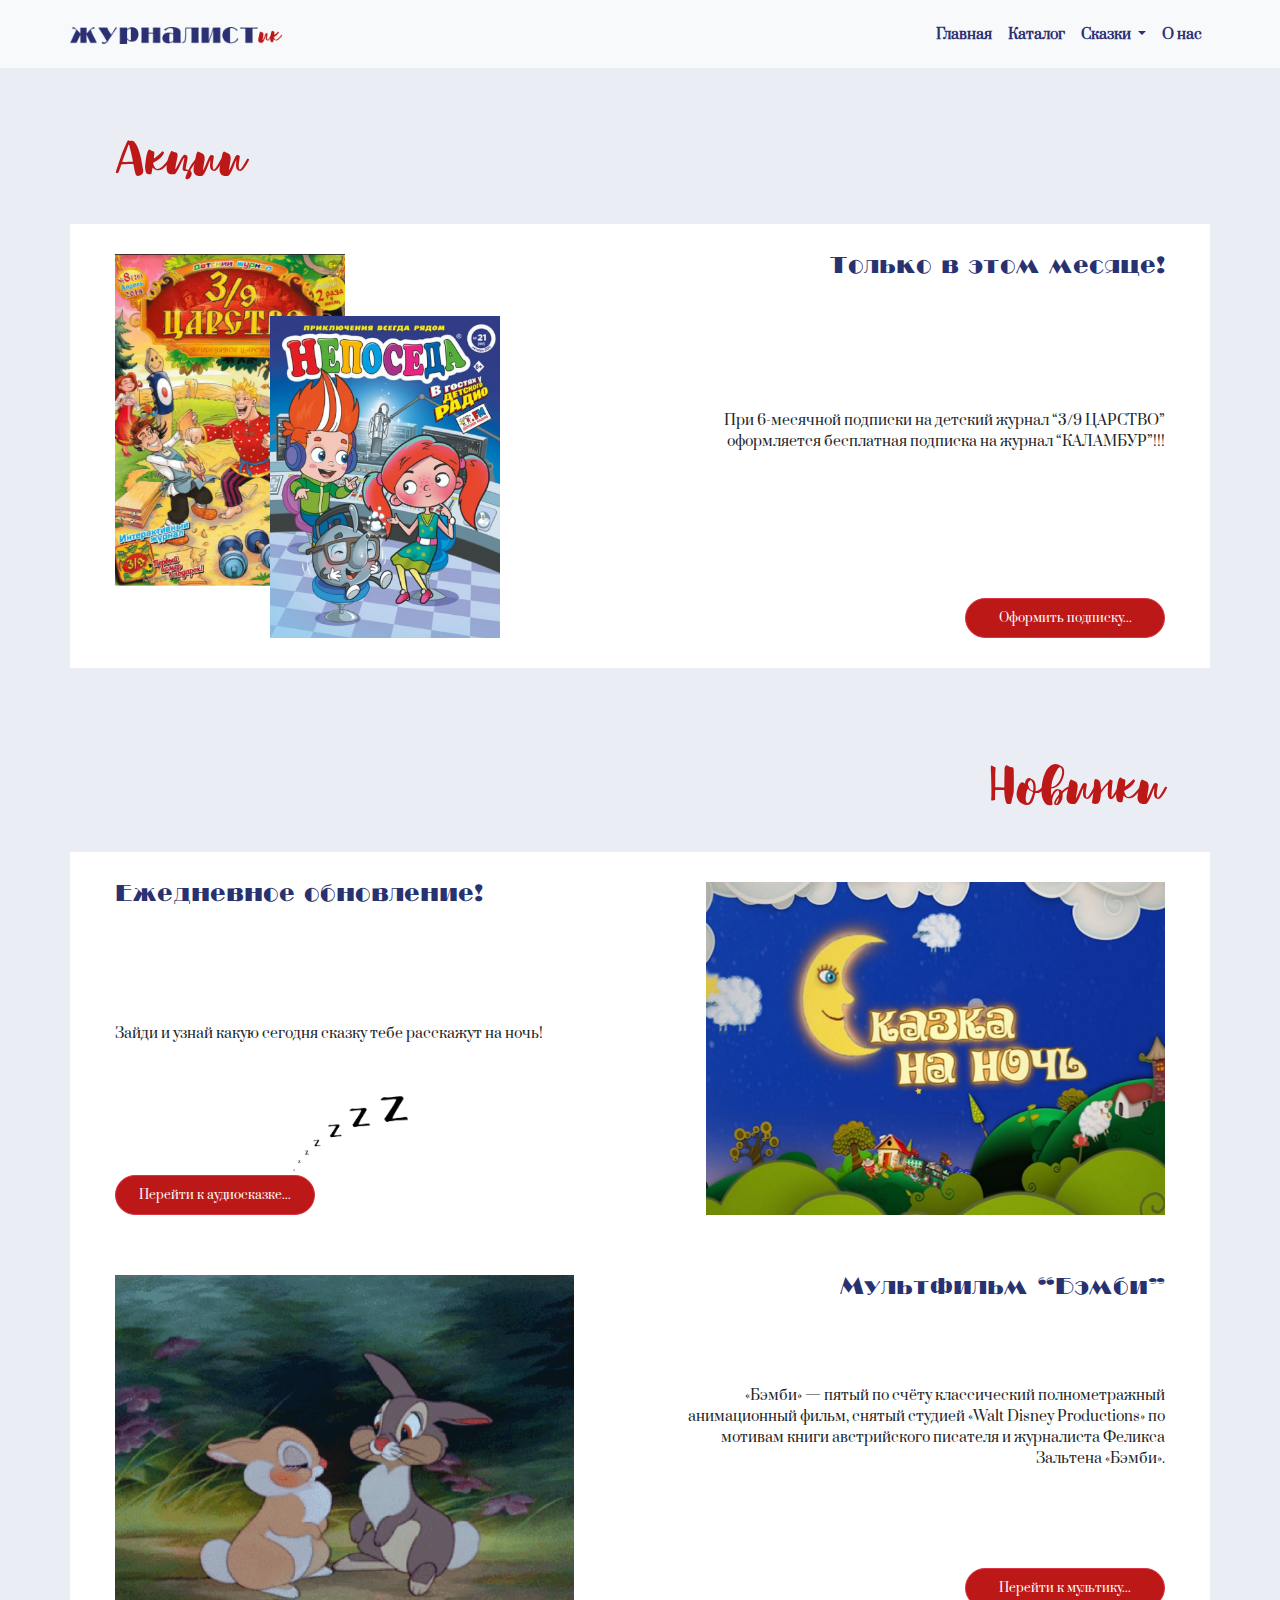
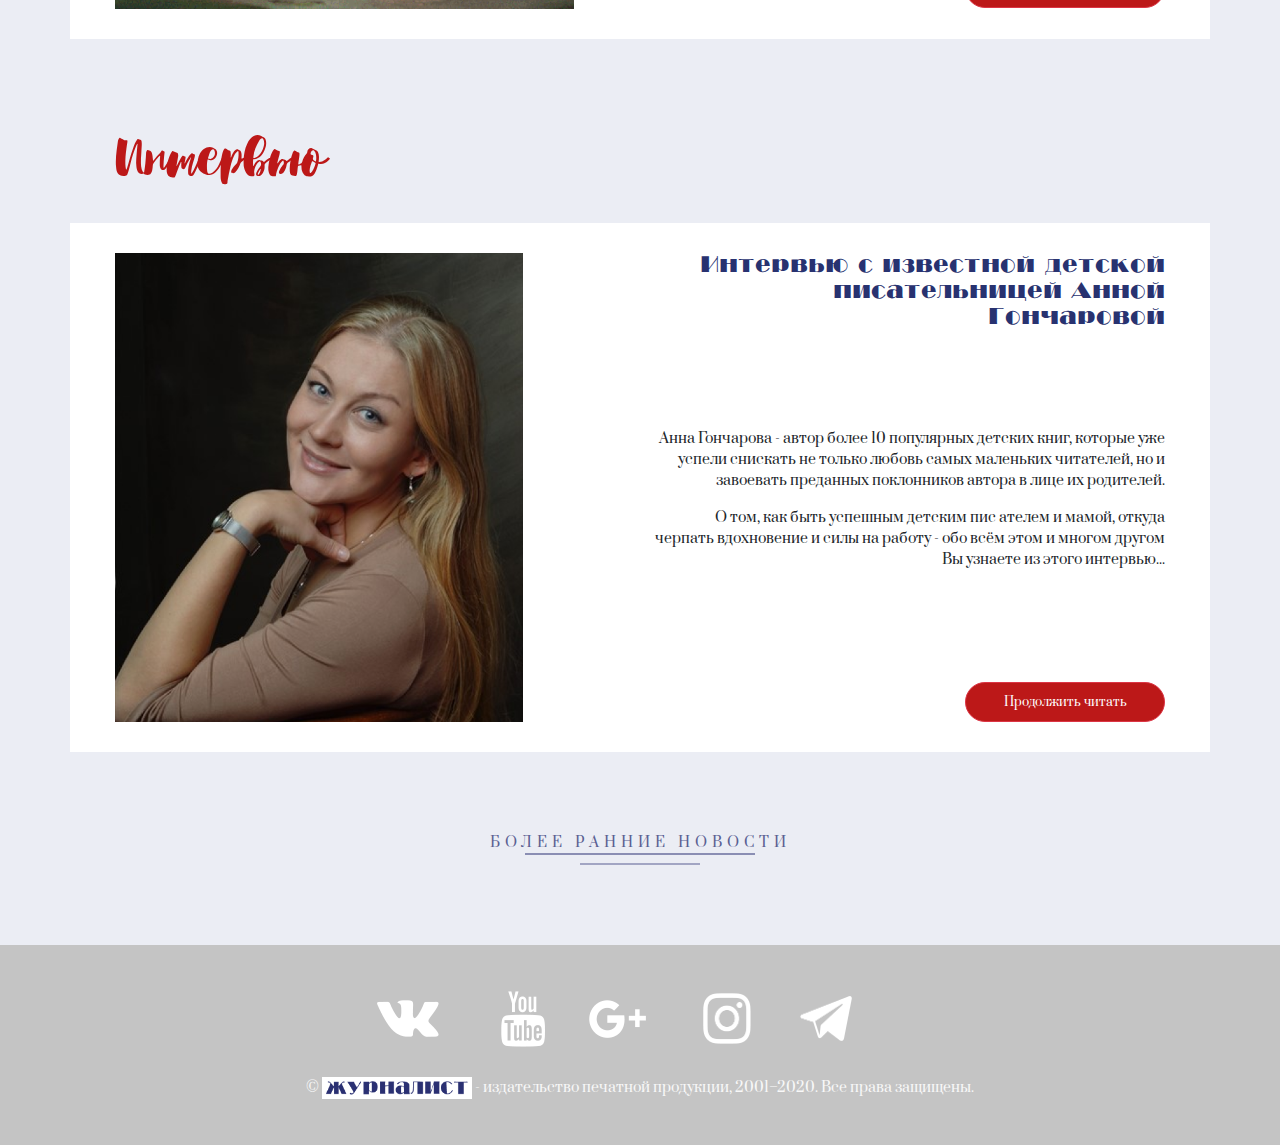
<file: index.html>
<!doctype html>
<html lang="ru">

<head>
    <!-- Required meta tags -->
    <meta charset="utf-8">
    <meta name="viewport" content="width=device-width, initial-scale=1, shrink-to-fit=no">

    <!-- Bootstrap CSS File -->
    <link href="lib/bootstrap/css/bootstrap.min.css" rel="stylesheet">

    <!-- Main Stylesheet File -->
    <link href="css/style.css" rel="stylesheet">
    <link href="css/index.css" rel="stylesheet">

    <title>Журналистик</title>
</head>

<body>
    <!-- Navigation menu-->
    <header>
        <nav class="navbar navbar-expand fixed-top navbar-light bg-light">
            <div class="container">
                <a class="navbar-brand" href="index.html"><img
                        src="images/layoutContent/header/JournalistHeader.png"></a>
                <button class="navbar-toggler" type="button" data-toggle="collapse"
                    data-target="#navbarSupportedContent" aria-controls="navbarSupportedContent" aria-expanded="false"
                    aria-label="Toggle navigation">
                    <span class="navbar-toggler-icon"></span>
                </button>

                <div class="collapse navbar-collapse" id="navbarSupportedContent">
                    <ul class="navbar-nav ml-auto">
                        <li class="nav-item active">
                            <a class="nav-link navbar-text" href="index.html">Главная <span
                                    class="sr-only">(current)</span></a>
                        </li>
                        <li class="nav-item">
                            <a class="nav-link navbar-text" href="catalog.html">Каталог</a>
                        </li>
                        <li class="nav-item dropdown">
                            <a class="nav-link dropdown-toggle navbar-text" href="#" id="navbarDropdown" role="button"
                                data-toggle="dropdown" aria-haspopup="true" aria-expanded="false">
                                Сказки
                            </a>
                            <div class="dropdown-menu" aria-labelledby="navbarDropdown">
                                <a class="dropdown-item navbar-text" href="audio.html">Аудио</a>
                                <a class="dropdown-item navbar-text" href="video.html">Видео</a>
                            </div>
                        </li>
                        <li class="nav-item">
                            <a class="nav-link navbar-text" href="about.html">О нас</a>
                        </li>
                    </ul>
                </div>
            </div>
        </nav>
    </header>

    <!--Page content-->
    <div class="container content">
        <div class="heading heading-left">Акции</div>
        <div class="row news-content">
            <div class="col-lg discount-img">
                <img src="images/mainPage/discount/Img1.png">
                <img src="images/mainPage/discount/Img2.png" class="discount-img-second">
            </div>
            <div class="col-lg news-text">
                <div class="news-header">Только в этом месяце!</div>
                <div class="news-description">
                    <p>При 6-месячной подписки на детский журнал “3/9 ЦАРСТВО” оформляется бесплатная подписка на
                        журнал “КАЛАМБУР”!!!</p>
                </div>
                <div class="news-navigation">
                    <button type="button" class="btn btn-danger"
                        onclick="window.location.href='subscription.html'">Оформить подписку...</button>
                </div>
            </div>
        </div>

        <!-- New stories -->
        <div class="row next-block">
            <div class="heading heading-right">Новинки</div>
            <!-- Audio story -->
            <div class="row news-content">
                <div class="col-lg news-text news-text-left">
                    <div class="news-header header-left">Ежедневное обновление!</div>
                    <div class="news-description text-left">
                        <p>Зайди и узнай какую сегодня сказку тебе расскажут на ночь!</p>
                    </div>
                    <div class="news-navigation">
                        <div class="zzz-img">
                            <img src="images/mainPage/newStories/audioZZZ.png">
                        </div>
                        <button type="button" class="btn btn-danger" onclick="window.location.href='audio.html'">Перейти
                            к аудиосказке...</button>
                    </div>
                </div>
                <div class="col-lg">
                    <div class="new-story-image image-right">
                        <img src="images/mainPage/newStories/night.png">
                    </div>
                </div>
            </div>
            <!-- Video story -->
            <div class="row news-content">
                <div class="col-lg">
                    <div class="new-story-image">
                        <img src="images/mainPage/newStories/rabbits.png">
                    </div>
                </div>
                <div class="col-lg news-text">
                    <div class="news-header">Мультфильм “Бэмби”</div>
                    <div class="news-description">
                        <p>«Бэмби» — пятый по счёту классический полнометражный анимационный фильм, снятый студией «Walt
                            Disney Productions» по мотивам книги австрийского писателя и журналиста Феликса Зальтена
                            «Бэмби».</p>
                    </div>
                    <div class="news-navigation">
                        <button type="button" class="btn btn-danger" onclick="window.location.href='video.html'">Перейти
                            к мультику...</button>
                    </div>
                </div>
            </div>
        </div>

        <!-- Interview -->
        <div class="row next-block">
            <div class="heading heading-left">Интервью</div>
            <div class="row news-content">
                <div class="col-lg">
                    <div class="news-writer-image">
                        <img src="images/mainPage/writers/writer.png">
                    </div>
                </div>
                <div class="col-lg news-text">
                    <div class="news-header">Интервью с известной детской писательницей Анной Гончаровой</div>
                    <div class="news-description">
                        <p>Анна Гончарова - автор более 10 популярных детских книг, которые уже успели снискать не
                            только любовь самых маленьких читателей, но и завоевать преданных поклонников автора в лице
                            их родителей.</p>
                        <p>О том, как быть успешным детским пис ателем и мамой, откуда черпать вдохновение и силы на
                            работу - обо всём этом и многом другом Вы узнаете из этого интервью...</p>
                    </div>
                    <div class="news-navigation">
                        <button type="button" class="btn btn-danger"
                            onclick="window.location.href='interview.html'">Продолжить читать</button>
                    </div>
                </div>
            </div>
        </div>

        <div class="row next-block">
            <div class="show-more">
                <a href="#">БОЛЕЕ РАННИЕ НОВОСТИ</a>
                <div class="long-line"></div>
                <div class="short-line"></div>
            </div>
        </div>
    </div>



    <!-- Page footer-->
    <footer class="footer">
        <div class="icon-container">
            <div class="footer-icon">
                <a href="#"><img src="images/layoutContent/footer/VK.png"></a>
            </div>
            <div class="footer-icon">
                <a href="#"><img src="images/layoutContent/footer/YouTube.png"></a>
            </div>
            <div class="footer-icon">
                <a href="#"><img src="images/layoutContent/footer/Google.png"></a>
            </div>
            <div class="footer-icon">
                <a href="#"><img src="images/layoutContent/footer/Instagram.png"></a>
            </div>
            <div class="footer-icon">
                <a href="#"><img src="images/layoutContent/footer/Telegram.png"></a>
            </div>
        </div>
        <div class="text-container">
            ©
            <img src="images/layoutContent/footer/JournalistFooter.png">
            - издательство печатной продукции, 2001–2020. Все права защищены.
        </div>
    </footer>


    <!-- JavaScript Libraries -->
    <script src="lib/jquery/jquery.min.js"></script>
    <script src="lib/bootstrap/js/bootstrap.min.js"></script>

</body>

</html>
</file>
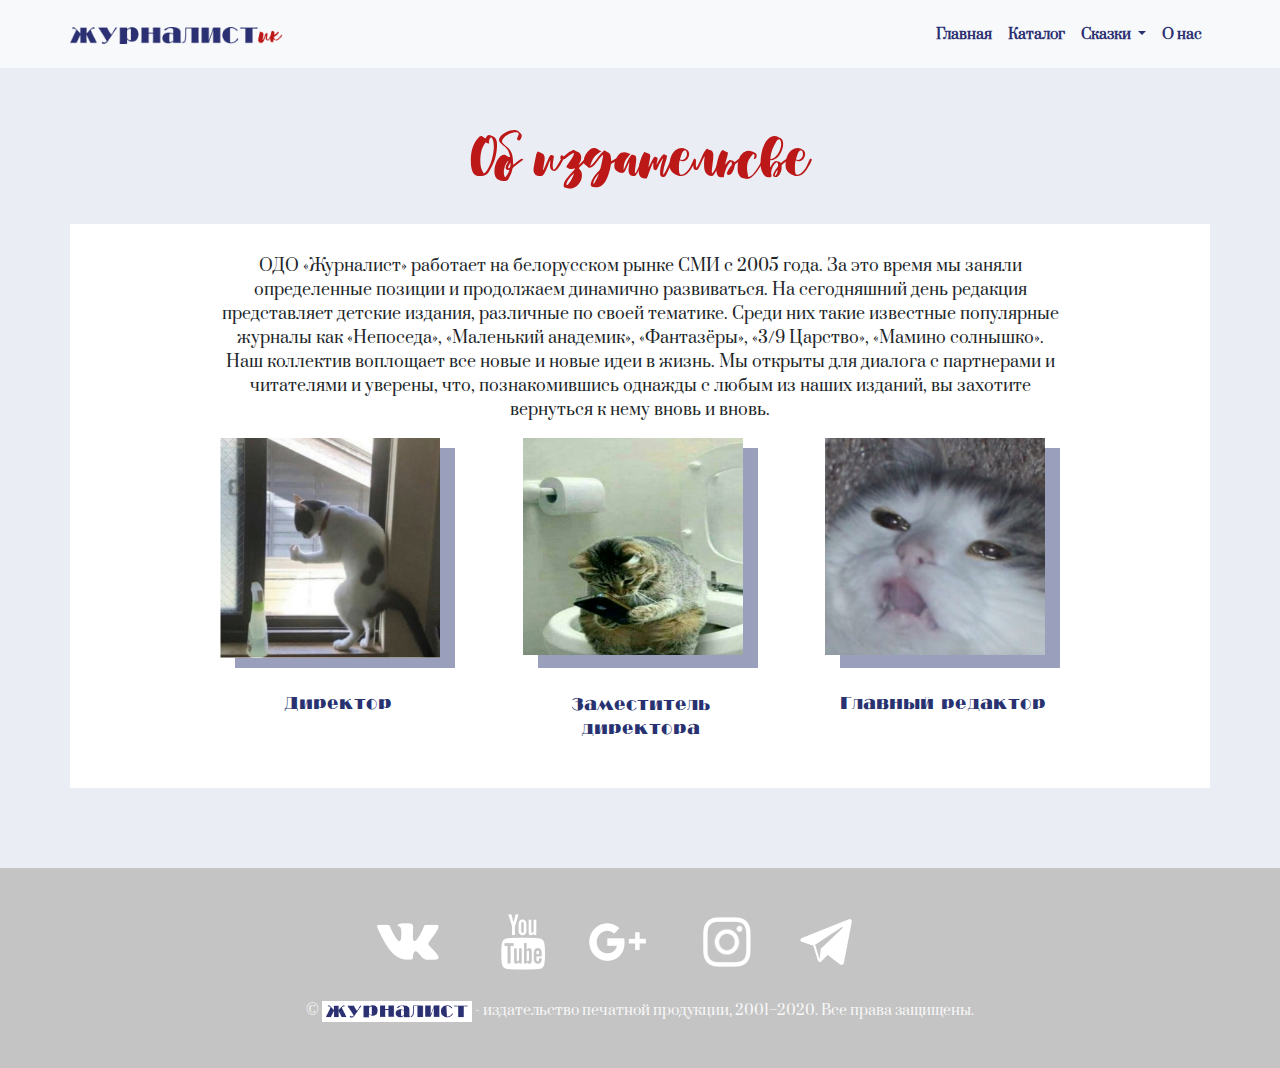
<file: about.html>
<!doctype html>
<html lang="ru">

<head>
    <!-- Required meta tags -->
    <meta charset="utf-8">
    <meta name="viewport" content="width=device-width, initial-scale=1, shrink-to-fit=no">

    <!-- Bootstrap CSS File -->
    <link href="lib/bootstrap/css/bootstrap.min.css" rel="stylesheet">

    <!-- Main Stylesheet File -->
    <link href="css/style.css" rel="stylesheet">
    <link href="css/about.css" rel="stylesheet">

    <title>О нас</title>
</head>

<body>
    <!-- Navigation menu-->
    <header>
        <nav class="navbar navbar-expand fixed-top navbar-light bg-light">
            <div class="container">
                <a class="navbar-brand" href="index.html"><img src="images/layoutContent/header/JournalistHeader.png"></a>
                <button class="navbar-toggler" type="button" data-toggle="collapse"
                    data-target="#navbarSupportedContent" aria-controls="navbarSupportedContent" aria-expanded="false"
                    aria-label="Toggle navigation">
                    <span class="navbar-toggler-icon"></span>
                </button>

                <div class="collapse navbar-collapse" id="navbarSupportedContent">
                    <ul class="navbar-nav ml-auto">
                        <li class="nav-item active">
                            <a class="nav-link navbar-text" href="index.html">Главная <span class="sr-only">(current)</span></a>
                        </li>
                        <li class="nav-item">
                            <a class="nav-link navbar-text" href="catalog.html">Каталог</a>
                        </li>
                        <li class="nav-item dropdown">
                            <a class="nav-link dropdown-toggle navbar-text" href="#" id="navbarDropdown" role="button"
                                data-toggle="dropdown" aria-haspopup="true" aria-expanded="false">
                                Сказки
                            </a>
                            <div class="dropdown-menu" aria-labelledby="navbarDropdown">
                                <a class="dropdown-item navbar-text" href="audio.html">Аудио</a>
                                <a class="dropdown-item navbar-text" href="video.html">Видео</a>
                            </div>
                        </li>
                        <li class="nav-item">
                            <a class="nav-link navbar-text" href="about.html">О нас</a>
                        </li>
                    </ul>
                </div>
            </div>
        </nav>
    </header>
    
    <!--Page content-->
    <div class="container content">
        <div class="row">
            <div class="heading heading-center">Об издательсве</div>
            <div class="row about-content">
                <div class="about-text">
                    <p>ОДО «Журналист» работает на белорусском рынке СМИ с 2005 года. За это время мы заняли
                        определенные позиции и продолжаем динамично развиваться. На сегодняшний день редакция
                        представляет детские издания, различные по своей тематике. Среди них такие известные
                        популярные журналы как «Непоседа», «Маленький анадемик», «Фантазёры»,
                        «3/9 Царство», «Мамино солнышко». Наш коллектив воплощает все новые и новые идеи в жизнь. Мы
                        открыты для диалога с партнерами и читателями и уверены, что, познакомившись однажды с любым
                        из наших изданий, вы захотите вернуться к нему вновь и вновь.</p>
                </div>
                <div class="about-images">
                    <div class="image-with-background">
                        <div class="image-background"></div>
                        <img src="images/about/Director.png">
                        <p>Директор</p>
                    </div>
                    <div class="image-with-background">
                        <div class="image-background"></div>
                        <img src="images/about/Deputy_director.png">
                        <p class="image-title-double-text">Заместитель директора</p>
                    </div>
                    <div class="image-with-background">
                        <div class="image-background"></div>
                        <img src="images/about/Chief_editor.png">
                        <p>Главный редактор</p>
                    </div>
                </div>
            </div>
        </div>
    </div>



    <!-- Page footer-->
    <footer class="footer">
        <div class="icon-container">
            <div class="footer-icon">
                <a href="#"><img src="images/layoutContent/footer/VK.png"></a>
            </div>
            <div class="footer-icon">
                <a href="#"><img src="images/layoutContent/footer/YouTube.png"></a>
            </div>
            <div class="footer-icon">
                <a href="#"><img src="images/layoutContent/footer/Google.png"></a>
            </div>
            <div class="footer-icon">
                <a href="#"><img src="images/layoutContent/footer/Instagram.png"></a>
            </div>
            <div class="footer-icon">
                <a href="#"><img src="images/layoutContent/footer/Telegram.png"></a>
            </div>
        </div>
        <div class="text-container">
            ©
            <img src="images/layoutContent/footer/JournalistFooter.png">
            - издательство печатной продукции, 2001–2020. Все права защищены.
        </div>
    </footer>


    <!-- JavaScript Libraries -->
    <script src="lib/jquery/jquery.min.js"></script>
    <script src="lib/bootstrap/js/bootstrap.min.js"></script>

</body>

</html>
</file>
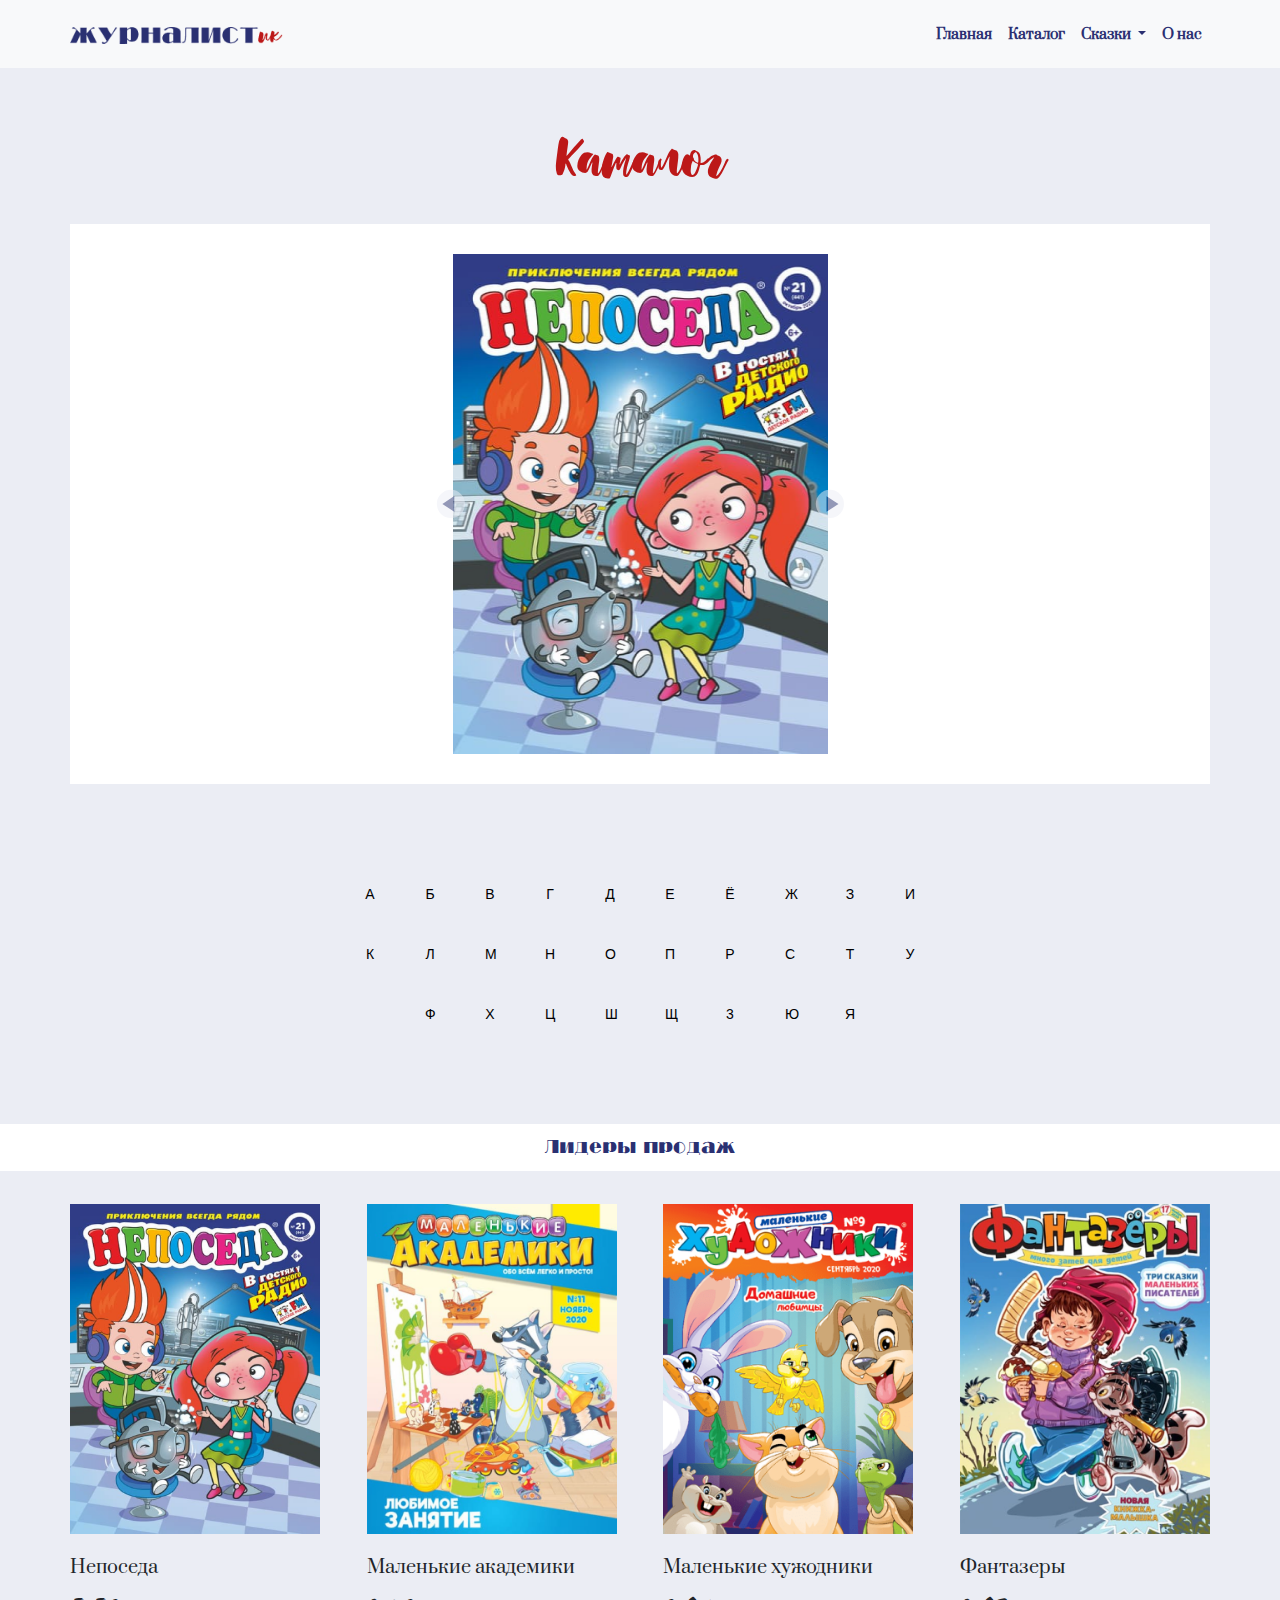
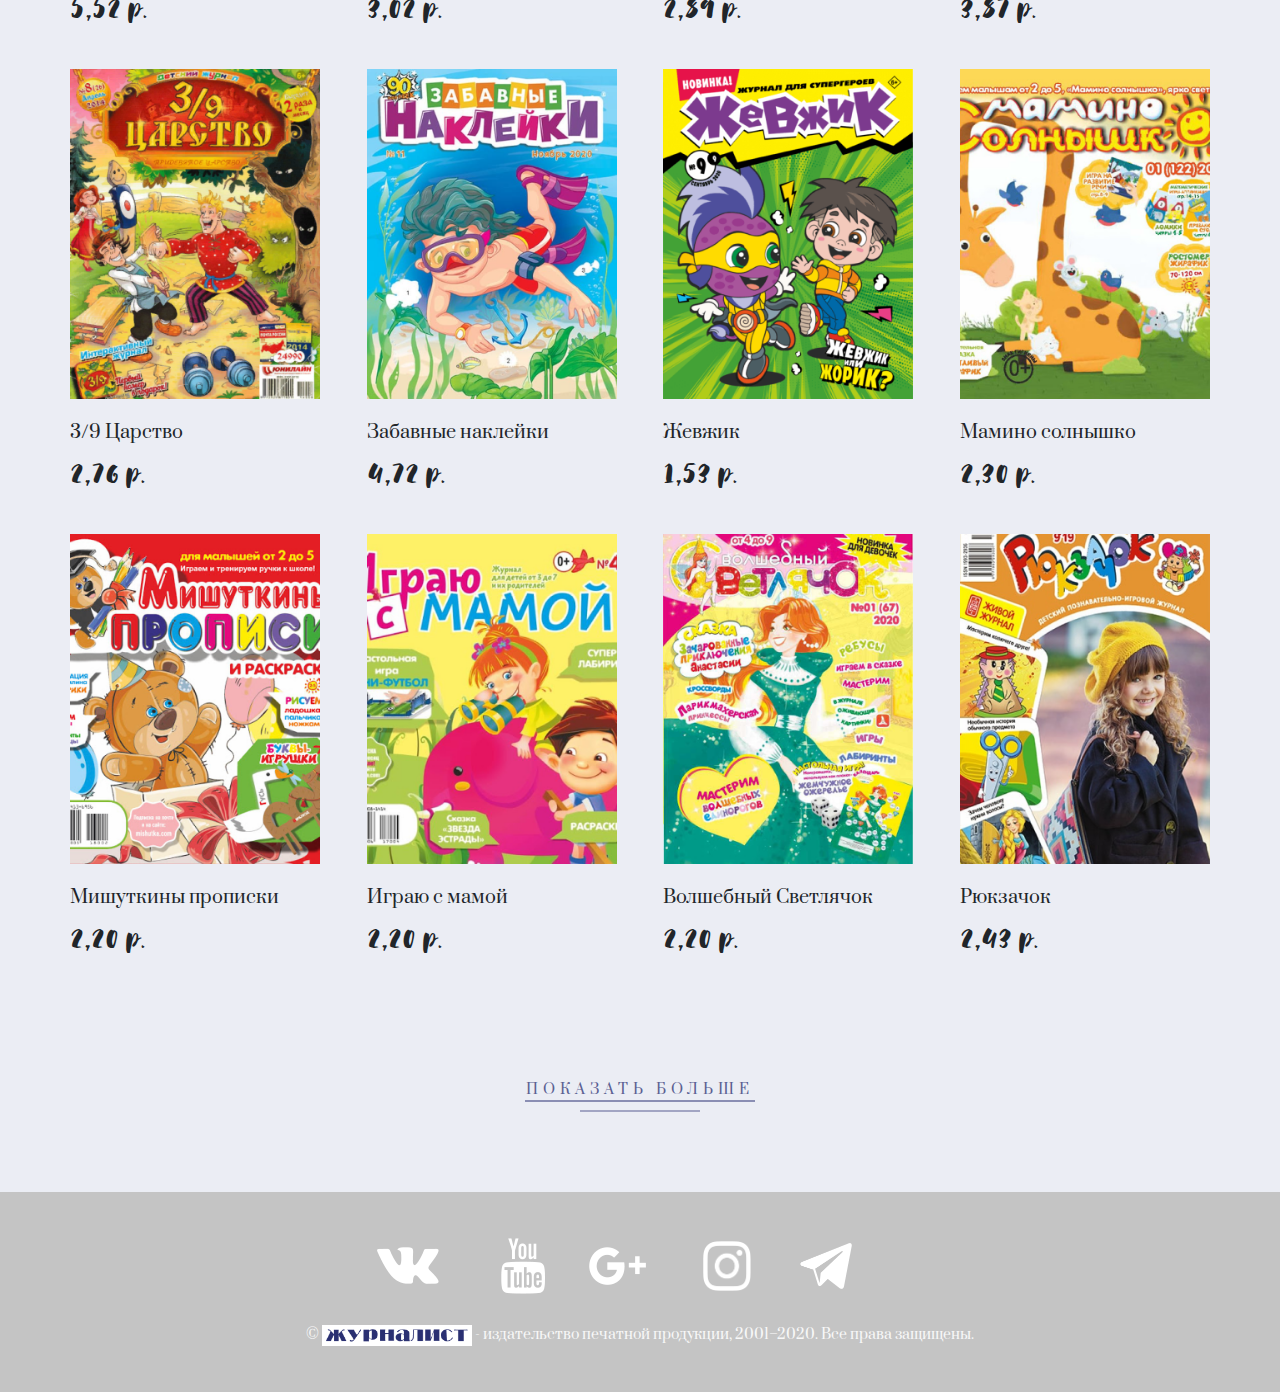
<file: catalog.html>
<!doctype html>
<html lang="ru">

<head>
    <!-- Required meta tags -->
    <meta charset="utf-8">
    <meta name="viewport" content="width=device-width, initial-scale=1, shrink-to-fit=no">

    <!-- Bootstrap CSS File -->
    <link href="lib/bootstrap/css/bootstrap.min.css" rel="stylesheet">

    <!-- Main Stylesheet File -->
    <link href="css/style.css" rel="stylesheet">
    <link href="css/catalog.css" rel="stylesheet">

    <title>Каталог</title>
</head>

<body>
    <!-- Navigation menu-->
    <header>
        <nav class="navbar navbar-expand fixed-top navbar-light bg-light">
            <div class="container">
                <a class="navbar-brand" href="index.html"><img
                        src="images/layoutContent/header/JournalistHeader.png"></a>
                <button class="navbar-toggler" type="button" data-toggle="collapse"
                    data-target="#navbarSupportedContent" aria-controls="navbarSupportedContent" aria-expanded="false"
                    aria-label="Toggle navigation">
                    <span class="navbar-toggler-icon"></span>
                </button>

                <div class="collapse navbar-collapse" id="navbarSupportedContent">
                    <ul class="navbar-nav ml-auto">
                        <li class="nav-item active">
                            <a class="nav-link navbar-text" href="index.html">Главная <span
                                    class="sr-only">(current)</span></a>
                        </li>
                        <li class="nav-item">
                            <a class="nav-link navbar-text" href="catalog.html">Каталог</a>
                        </li>
                        <li class="nav-item dropdown">
                            <a class="nav-link dropdown-toggle navbar-text" href="#" id="navbarDropdown" role="button"
                                data-toggle="dropdown" aria-haspopup="true" aria-expanded="false">
                                Сказки
                            </a>
                            <div class="dropdown-menu" aria-labelledby="navbarDropdown">
                                <a class="dropdown-item navbar-text" href="audio.html">Аудио</a>
                                <a class="dropdown-item navbar-text" href="video.html">Видео</a>
                            </div>
                        </li>
                        <li class="nav-item">
                            <a class="nav-link navbar-text" href="about.html">О нас</a>
                        </li>
                    </ul>
                </div>
            </div>
        </nav>
    </header>

    <!--Page content-->
    <div class="container content">
        <div class="heading heading-center">Каталог</div>
        <div class="row">
            <div class="carousel-backgroud">
                <div id="carouselExampleFade" class="carousel slide carousel-fade" data-ride="carousel">
                    <div class="carousel-inner">
                        <div class="carousel-item active">
                            <img class="d-block w-100" src="images/catalog/Neposeda.png" alt="First slide">
                        </div>
                        <div class="carousel-item">
                            <img class="d-block w-100" src="images/catalog/Academicians.png" alt="Second slide">
                        </div>
                        <div class="carousel-item">
                            <img class="d-block w-100" src="images/catalog/Artists.png" alt="Third slide">
                        </div>
                    </div>
                    <a class="carousel-control-prev" href="#carouselExampleFade" role="button" data-slide="prev">
                        <span class="carousel-control-prev-icon" aria-hidden="true"></span>
                        <span class="sr-only">Previous</span>
                    </a>
                    <a class="carousel-control-next" href="#carouselExampleFade" role="button" data-slide="next">
                        <span class="carousel-control-next-icon" aria-hidden="true"></span>
                        <span class="sr-only">Next</span>
                    </a>
                </div>
            </div>
        </div>

        <div class="row next-block">
            <div class="alphabet" id="alphabet">
            </div>
        </div>

        <div class="row next-block header-block">
            <div class="liders-header">
                <p>Лидеры продаж</p>
            </div>
        </div>

        <div class="row next-block">
            <div class="sell-liders" id="sell-liders">
            </div>
        </div>

        <div class="row next-block">
            <div class="show-more">
                <a href="#">ПОКАЗАТЬ БОЛЬШЕ</a>
                <div class="long-line"></div>
                <div class="short-line"></div>
            </div>
        </div>
    </div>



    <!-- Page footer-->
    <footer class="footer">
        <div class="icon-container">
            <div class="footer-icon">
                <a href="#"><img src="images/layoutContent/footer/VK.png"></a>
            </div>
            <div class="footer-icon">
                <a href="#"><img src="images/layoutContent/footer/YouTube.png"></a>
            </div>
            <div class="footer-icon">
                <a href="#"><img src="images/layoutContent/footer/Google.png"></a>
            </div>
            <div class="footer-icon">
                <a href="#"><img src="images/layoutContent/footer/Instagram.png"></a>
            </div>
            <div class="footer-icon">
                <a href="#"><img src="images/layoutContent/footer/Telegram.png"></a>
            </div>
        </div>
        <div class="text-container">
            ©
            <img src="images/layoutContent/footer/JournalistFooter.png">
            - издательство печатной продукции, 2001–2020. Все права защищены.
        </div>
    </footer>


    <!-- JavaScript Libraries -->
    <script src="lib/jquery/jquery.min.js"></script>
    <script src="lib/bootstrap/js/bootstrap.min.js"></script>

    <!-- Main Javascript File -->
    <script src="js/catalog.js"></script>
</body>

</html>
</file>
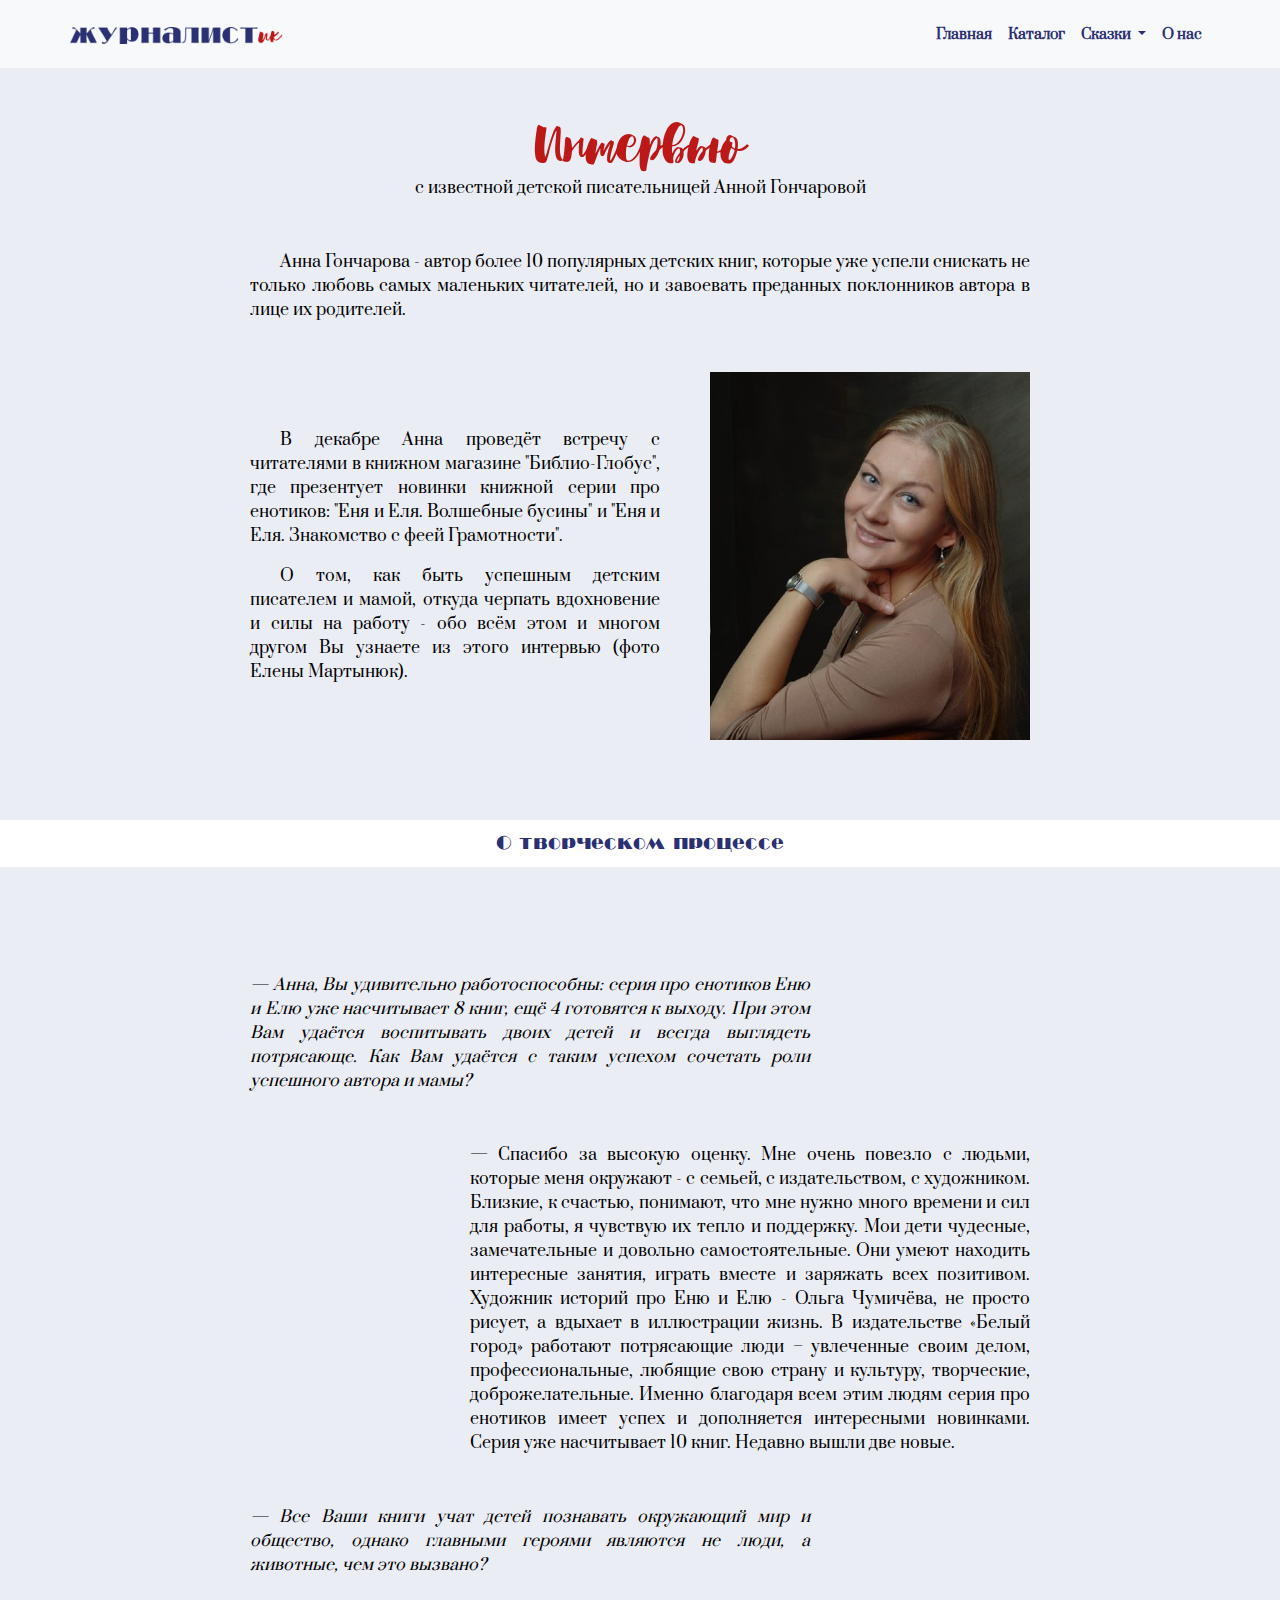
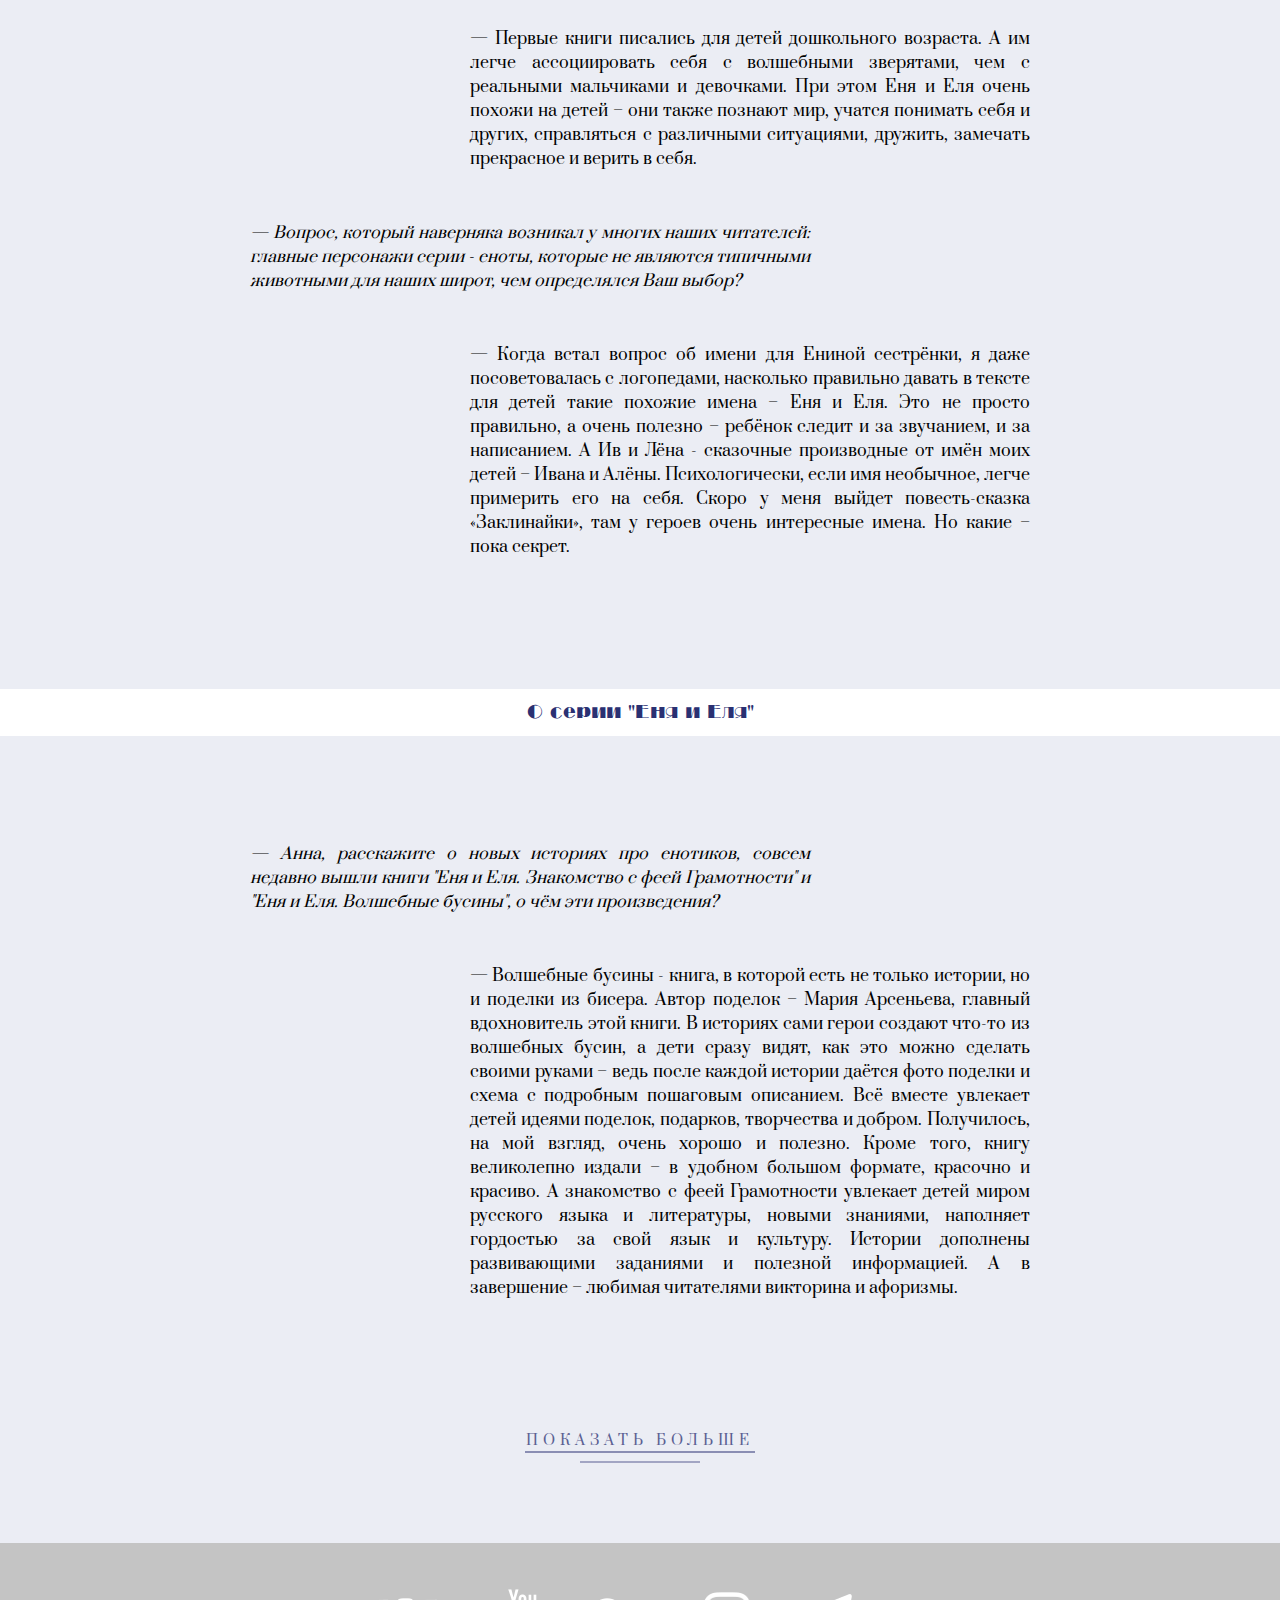
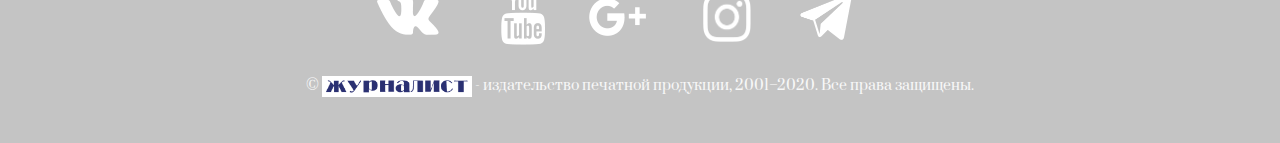
<file: interview.html>
<!doctype html>
<html lang="ru">

<head>
    <!-- Required meta tags -->
    <meta charset="utf-8">
    <meta name="viewport" content="width=device-width, initial-scale=1, shrink-to-fit=no">

    <!-- Bootstrap CSS File -->
    <link href="lib/bootstrap/css/bootstrap.min.css" rel="stylesheet">

    <!-- Main Stylesheet File -->
    <link href="css/style.css" rel="stylesheet">
    <link href="css/interview.css" rel="stylesheet">

    <title>Интервью</title>
</head>

<body>
    <!-- Navigation menu-->
    <header>
        <nav class="navbar navbar-expand fixed-top navbar-light bg-light">
            <div class="container">
                <a class="navbar-brand" href="index.html"><img src="images/layoutContent/header/JournalistHeader.png"></a>
                <button class="navbar-toggler" type="button" data-toggle="collapse"
                    data-target="#navbarSupportedContent" aria-controls="navbarSupportedContent" aria-expanded="false"
                    aria-label="Toggle navigation">
                    <span class="navbar-toggler-icon"></span>
                </button>

                <div class="collapse navbar-collapse" id="navbarSupportedContent">
                    <ul class="navbar-nav ml-auto">
                        <li class="nav-item active">
                            <a class="nav-link navbar-text" href="index.html">Главная <span class="sr-only">(current)</span></a>
                        </li>
                        <li class="nav-item">
                            <a class="nav-link navbar-text" href="catalog.html">Каталог</a>
                        </li>
                        <li class="nav-item dropdown">
                            <a class="nav-link dropdown-toggle navbar-text" href="#" id="navbarDropdown" role="button"
                                data-toggle="dropdown" aria-haspopup="true" aria-expanded="false">
                                Сказки
                            </a>
                            <div class="dropdown-menu" aria-labelledby="navbarDropdown">
                                <a class="dropdown-item navbar-text" href="audio.html">Аудио</a>
                                <a class="dropdown-item navbar-text" href="video.html">Видео</a>
                            </div>
                        </li>
                        <li class="nav-item">
                            <a class="nav-link navbar-text" href="about.html">О нас</a>
                        </li>
                    </ul>
                </div>
            </div>
        </nav>
    </header>

    <!--Page content-->
    <div class="container content">
        <div class="heading heading-center">Интервью</div>
        <div class="sub-header">с известной детской писательницей Анной Гончаровой</div>
        <div class="interview-content">
            <div class="header">
                <p>Анна Гончарова - автор более 10 популярных детских книг, которые уже успели снискать не только любовь
                    самых маленьких читателей, но и завоевать преданных поклонников автора в лице их родителей.
                </p>
            </div>
            <div class="preview-block">
                <div class="text">
                    <p>
                        В декабре Анна проведёт встречу с читателями в книжном магазине "Библио-Глобус", где презентует
                        новинки книжной серии про енотиков: "Еня и Еля. Волшебные бусины" и "Еня и Еля. Знакомство с
                        феей
                        Грамотности".
                    </p>
                    <p>
                        О том, как быть успешным детским писателем и мамой, откуда черпать вдохновение и силы на работу
                        -
                        обо всём этом и многом другом Вы узнаете из этого интервью (фото Елены Мартынюк).
                    </p>
                </div>
                <div class="image">
                    <img src="images/writers/writer.png">
                </div>
            </div>
        </div>

        <div class="row next-block header-block">
            <div class="interview-header">
                <p>О творческом процессе</p>
            </div>
        </div>

        <div class="row next-block">
            <div class="interview-text-content">
                <div class="text-question">
                    — Анна, Вы удивительно работоспособны: серия про енотиков Еню и Елю
                    уже
                    насчитывает 8 книг, ещё 4 готовятся к выходу. При этом Вам удаётся воспитывать двоих детей и
                    всегда
                    выглядеть потрясающе. Как Вам удаётся с таким успехом сочетать роли успешного автора и мамы?
                </div>
                <div class="text-answer">
                    — Спасибо за высокую оценку. Мне очень повезло с людьми, которые меня
                    окружают - с семьей, с издательством, с художником. Близкие, к счастью, понимают, что мне нужно
                    много
                    времени и сил для работы, я чувствую их тепло и поддержку. Мои дети чудесные, замечательные и
                    довольно
                    самостоятельные. Они умеют находить интересные занятия, играть вместе и заряжать всех позитивом.
                    Художник историй про Еню и Елю - Ольга Чумичёва, не просто рисует, а вдыхает в иллюстрации
                    жизнь. В
                    издательстве «Белый город» работают потрясающие люди – увлеченные своим делом, профессиональные,
                    любящие
                    свою страну и культуру, творческие, доброжелательные. Именно благодаря всем этим людям серия про
                    енотиков имеет успех и дополняется интересными новинками. Серия уже насчитывает 10 книг. Недавно
                    вышли
                    две новые.
                </div>
                <div class="text-question">
                    — Все Ваши книги учат детей познавать окружающий мир и общество, однако главными героями являются не
                    люди, а животные, чем это вызвано?
                </div>
                <div class="text-answer">
                    — Первые книги писались для детей дошкольного возраста. А им легче ассоциировать себя с волшебными
                    зверятами, чем с реальными мальчиками и девочками. При этом Еня и Еля очень похожи на детей – они
                    также познают мир, учатся понимать себя и других, справляться с различными ситуациями, дружить,
                    замечать прекрасное и верить в себя.
                </div>
                <div class="text-question">
                    — Вопрос, который наверняка возникал у многих наших читателей: главные персонажи серии - еноты,
                    которые не являются типичными животными для наших широт, чем определялся Ваш выбор?
                </div>
                <div class="text-answer">
                    — Когда встал вопрос об имени для Ениной сестрёнки, я даже посоветовалась с логопедами, насколько
                    правильно давать в тексте для детей такие похожие имена – Еня и Еля. Это не просто правильно, а
                    очень полезно – ребёнок следит и за звучанием, и за написанием. А Ив и Лёна - сказочные производные
                    от имён моих детей – Ивана и Алёны. Психологически, если имя необычное, легче примерить его на себя.
                    Скоро у меня выйдет повесть-сказка «Заклинайки», там у героев очень интересные имена. Но какие –
                    пока секрет.
                </div>
            </div>
        </div>

        <div class="row next-block header-block">
            <div class="interview-header">
                <p>О серии "Еня и Еля"</p>
            </div>
        </div>

        <div class="row next-block">
            <div class="interview-text-content">
                <div class="text-question">
                    — Анна, расскажите о новых историях про енотиков, совсем недавно вышли книги "Еня и Еля. Знакомство
                    с феей Грамотности" и "Еня и Еля. Волшебные бусины", о чём эти произведения?
                </div>
                <div class="text-answer">
                    — Волшебные бусины - книга, в которой есть не только истории, но и поделки из бисера. Автор поделок
                    – Мария Арсеньева, главный вдохновитель этой книги. В историях сами герои создают что-то из
                    волшебных бусин, а дети сразу видят, как это можно сделать своими руками – ведь после каждой истории
                    даётся фото поделки и схема с подробным пошаговым описанием. Всё вместе увлекает детей идеями
                    поделок, подарков, творчества и добром. Получилось, на мой взгляд, очень хорошо и полезно. Кроме
                    того, книгу великолепно издали – в удобном большом формате, красочно и красиво. А знакомство с феей
                    Грамотности увлекает детей миром русского языка и литературы, новыми знаниями, наполняет гордостью
                    за свой язык и культуру. Истории дополнены развивающими заданиями и полезной информацией. А в
                    завершение – любимая читателями викторина и афоризмы.
                </div>
            </div>
        </div>

        <div class="row next-block">
            <div class="show-more">
                <a href="#">ПОКАЗАТЬ БОЛЬШЕ</a>
                <div class="long-line"></div>
                <div class="short-line"></div>
            </div>
        </div>
    </div>



    <!-- Page footer-->
    <footer class="footer">
        <div class="icon-container">
            <div class="footer-icon">
                <a href="#"><img src="images/layoutContent/footer/VK.png"></a>
            </div>
            <div class="footer-icon">
                <a href="#"><img src="images/layoutContent/footer/YouTube.png"></a>
            </div>
            <div class="footer-icon">
                <a href="#"><img src="images/layoutContent/footer/Google.png"></a>
            </div>
            <div class="footer-icon">
                <a href="#"><img src="images/layoutContent/footer/Instagram.png"></a>
            </div>
            <div class="footer-icon">
                <a href="#"><img src="images/layoutContent/footer/Telegram.png"></a>
            </div>
        </div>
        <div class="text-container">
            ©
            <img src="images/layoutContent/footer/JournalistFooter.png">
            - издательство печатной продукции, 2001–2020. Все права защищены.
        </div>
    </footer>


    <!-- JavaScript Libraries -->
    <script src="lib/jquery/jquery.min.js"></script>
    <script src="lib/bootstrap/js/bootstrap.min.js"></script>


</body>

</html>
</file>
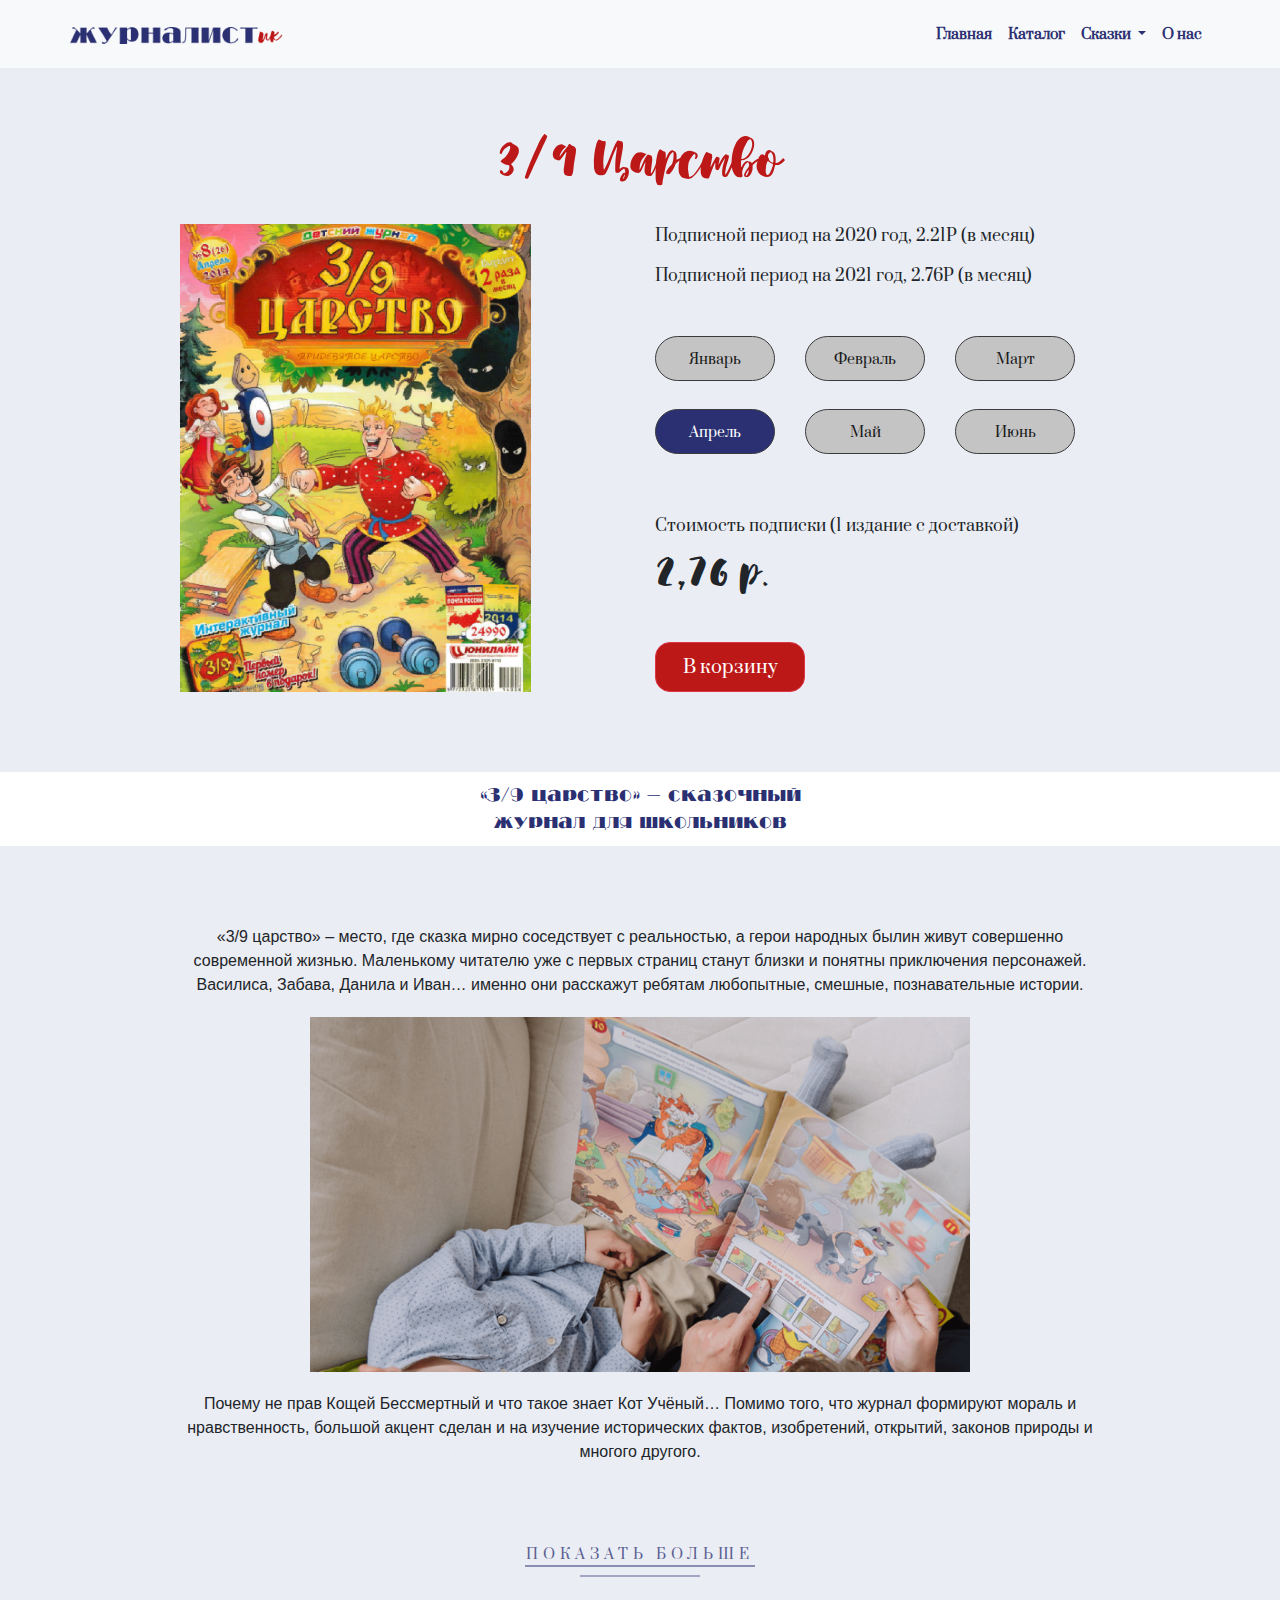
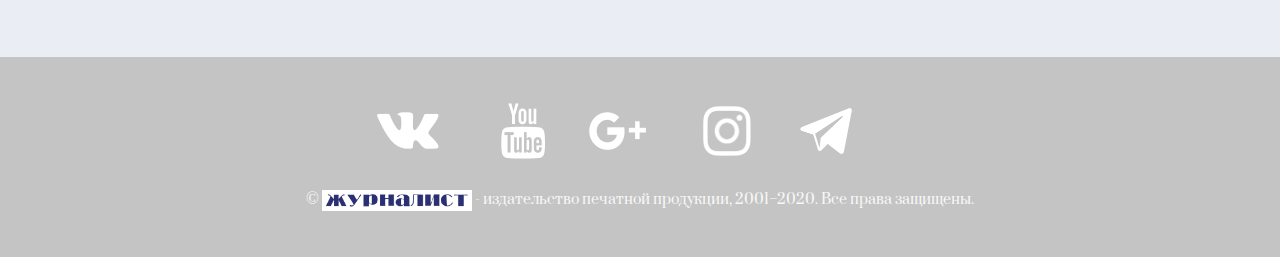
<file: subscription.html>
<!doctype html>
<html lang="ru">

<head>
    <!-- Required meta tags -->
    <meta charset="utf-8">
    <meta name="viewport" content="width=device-width, initial-scale=1, shrink-to-fit=no">

    <!-- Bootstrap CSS File -->
    <link href="lib/bootstrap/css/bootstrap.min.css" rel="stylesheet">

    <!-- Main Stylesheet File -->
    <link href="css/style.css" rel="stylesheet">
    <link href="css/subscription.css" rel="stylesheet">

    <title>Подписка</title>
</head>

<body>
    <!-- Navigation menu-->
    <header>
        <nav class="navbar navbar-expand fixed-top navbar-light bg-light">
            <div class="container">
                <a class="navbar-brand" href="index.html"><img src="images/layoutContent/header/JournalistHeader.png"></a>
                <button class="navbar-toggler" type="button" data-toggle="collapse"
                    data-target="#navbarSupportedContent" aria-controls="navbarSupportedContent" aria-expanded="false"
                    aria-label="Toggle navigation">
                    <span class="navbar-toggler-icon"></span>
                </button>

                <div class="collapse navbar-collapse" id="navbarSupportedContent">
                    <ul class="navbar-nav ml-auto">
                        <li class="nav-item active">
                            <a class="nav-link navbar-text" href="index.html">Главная <span class="sr-only">(current)</span></a>
                        </li>
                        <li class="nav-item">
                            <a class="nav-link navbar-text" href="catalog.html">Каталог</a>
                        </li>
                        <li class="nav-item dropdown">
                            <a class="nav-link dropdown-toggle navbar-text" href="#" id="navbarDropdown" role="button"
                                data-toggle="dropdown" aria-haspopup="true" aria-expanded="false">
                                Сказки
                            </a>
                            <div class="dropdown-menu" aria-labelledby="navbarDropdown">
                                <a class="dropdown-item navbar-text" href="audio.html">Аудио</a>
                                <a class="dropdown-item navbar-text" href="video.html">Видео</a>
                            </div>
                        </li>
                        <li class="nav-item">
                            <a class="nav-link navbar-text" href="about.html">О нас</a>
                        </li>
                    </ul>
                </div>
            </div>
        </nav>
    </header>

    <!--Page content-->
    <div class="container content">
        <div class="heading heading-center">3/9 Царство</div>
        <div class="row">
            <div class="col-lg subscription-img">
                <img src="images/subscription/3and9_kingdom.png">
            </div>
            <div class="col-lg">
                <div class="subscription-content">
                    <div class="period">
                        <p>Подписной период на 2020 год, 2.21Р (в месяц)</p>
                        <p>Подписной период на 2021 год, 2.76Р (в месяц)</p>
                    </div>
                    <div class="monthes">
                        <div class="monthes-row">
                            <div class="form_radio_btn">
                                <input id="radio1" type="radio" name="radio" value="1" checked>
                                <label for="radio1">Январь</label>
                            </div>

                            <div class="form_radio_btn">
                                <input id="radio2" type="radio" name="radio" value="2">
                                <label for="radio2">Февраль</label>
                            </div>

                            <div class="form_radio_btn">
                                <input id="radio3" type="radio" name="radio" value="3">
                                <label for="radio3">Март</label>
                            </div>
                        </div>
                        <div class="monthes-row">
                            <div class="form_radio_btn">
                                <input id="radio4" type="radio" name="radio" value="1" checked>
                                <label for="radio4">Апрель</label>
                            </div>

                            <div class="form_radio_btn">
                                <input id="radio5" type="radio" name="radio" value="2">
                                <label for="radio5">Май</label>
                            </div>

                            <div class="form_radio_btn">
                                <input id="radio6" type="radio" name="radio" value="3">
                                <label for="radio6">Июнь</label>
                            </div>
                        </div>
                    </div>
                    <div class="price">
                        <div>Стоимость подписки (1 издание с доставкой)</div>
                        <div class="price-value">2,76 р.</div>
                    </div>
                    <div class="purchase">
                        <button type="button" class="btn btn-danger">В корзину</button>
                    </div>
                </div>
            </div>
        </div>

        <div class="row next-block header-block">
            <div class="description-header">
                <p>«3/9 царство» – сказочный журнал для школьников</p>
            </div>
        </div>

        <div class="row next-block">
            <div class="description-text">
                <span>«3/9 царство» – место, где сказка мирно соседствует с реальностью, а герои народных былин живут
                    совершенно современной жизнью. Маленькому читателю уже с первых страниц станут близки и понятны
                    приключения персонажей. Василиса, Забава, Данила и Иван… именно они расскажут ребятам любопытные,
                    смешные, познавательные истории.</span>
            </div>
            <div class="description-image">
                <img src="images/subscription/magazine.png">
            </div>
            <div class="description-text">
                <span>Почему не прав Кощей Бессмертный и что такое знает Кот Учёный… Помимо того, что журнал формируют
                    мораль и нравственность, большой акцент сделан и на изучение исторических фактов, изобретений,
                    открытий, законов природы и многого другого.</span>
            </div>
        </div>

        <div class="row next-block">
            <div class="show-more">
                <a href="#">ПОКАЗАТЬ БОЛЬШЕ</a>
                <div class="long-line"></div>
                <div class="short-line"></div>
            </div>
        </div>
    </div>



    <!-- Page footer-->
    <footer class="footer">
        <div class="icon-container">
            <div class="footer-icon">
                <a href="#"><img src="images/layoutContent/footer/VK.png"></a>
            </div>
            <div class="footer-icon">
                <a href="#"><img src="images/layoutContent/footer/YouTube.png"></a>
            </div>
            <div class="footer-icon">
                <a href="#"><img src="images/layoutContent/footer/Google.png"></a>
            </div>
            <div class="footer-icon">
                <a href="#"><img src="images/layoutContent/footer/Instagram.png"></a>
            </div>
            <div class="footer-icon">
                <a href="#"><img src="images/layoutContent/footer/Telegram.png"></a>
            </div>
        </div>
        <div class="text-container">
            ©
            <img src="images/layoutContent/footer/JournalistFooter.png">
            - издательство печатной продукции, 2001–2020. Все права защищены.
        </div>
    </footer>


    <!-- JavaScript Libraries -->
    <script src="lib/jquery/jquery.min.js"></script>
    <script src="lib/bootstrap/js/bootstrap.min.js"></script>


</body>

</html>
</file>
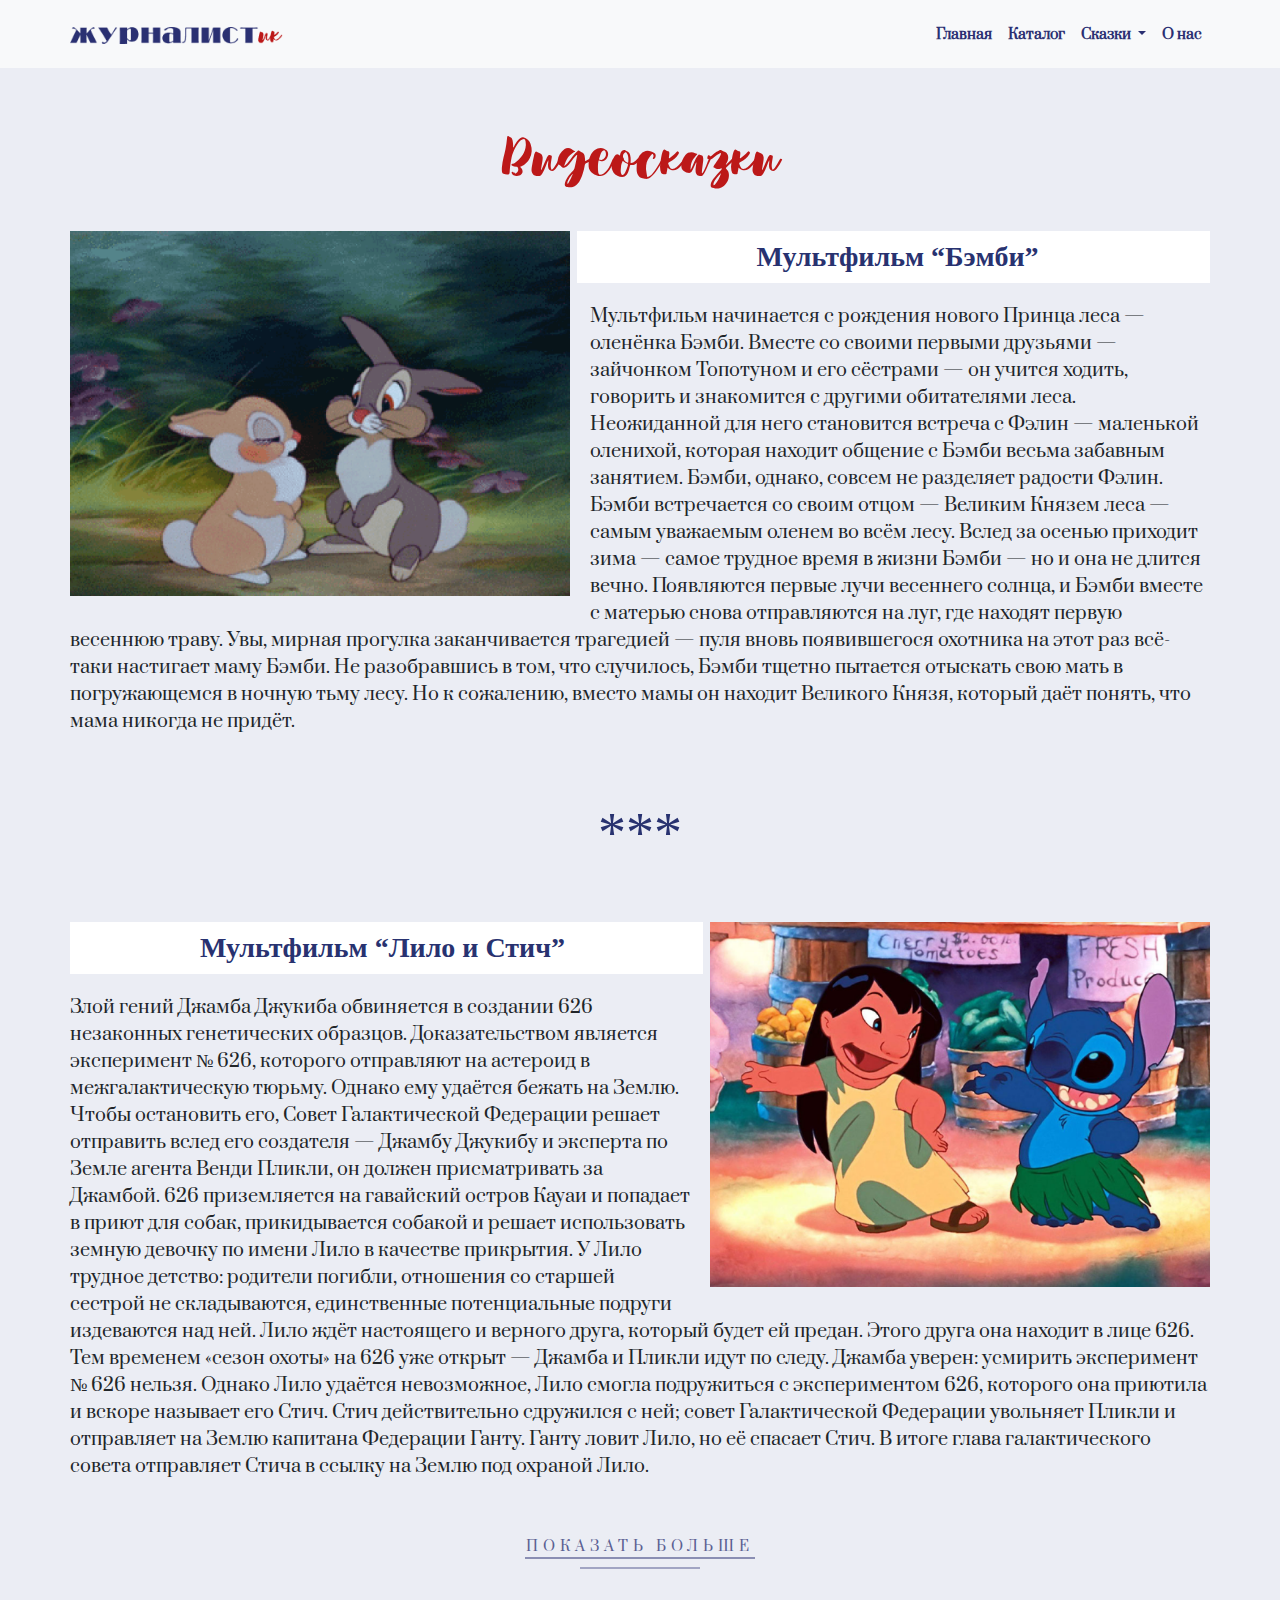
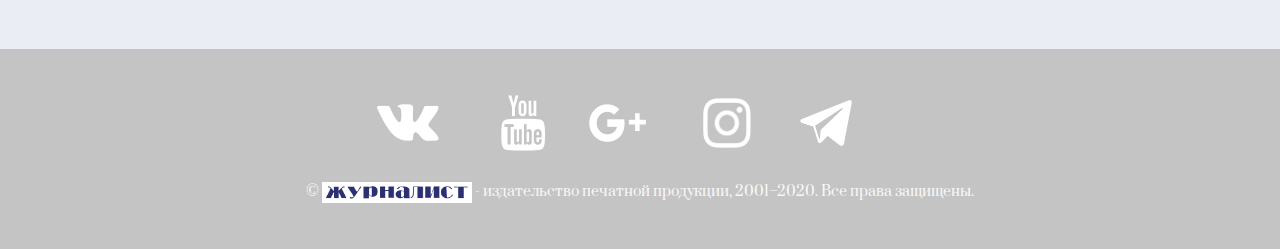
<file: video.html>
<!doctype html>
<html lang="ru">

<head>
    <!-- Required meta tags -->
    <meta charset="utf-8">
    <meta name="viewport" content="width=device-width, initial-scale=1, shrink-to-fit=no">

    <!-- Bootstrap CSS File -->
    <link href="lib/bootstrap/css/bootstrap.min.css" rel="stylesheet">

    <!-- Main Stylesheet File -->
    <link href="css/style.css" rel="stylesheet">
    <link href="css/video.css" rel="stylesheet">

    <title>Журналистик</title>
</head>

<body>
    <!-- Navigation menu-->
    <header>
        <nav class="navbar navbar-expand fixed-top navbar-light bg-light">
            <div class="container">
                <a class="navbar-brand" href="index.html"><img src="images/layoutContent/header/JournalistHeader.png"></a>
                <button class="navbar-toggler" type="button" data-toggle="collapse"
                    data-target="#navbarSupportedContent" aria-controls="navbarSupportedContent" aria-expanded="false"
                    aria-label="Toggle navigation">
                    <span class="navbar-toggler-icon"></span>
                </button>

                <div class="collapse navbar-collapse" id="navbarSupportedContent">
                    <ul class="navbar-nav ml-auto">
                        <li class="nav-item active">
                            <a class="nav-link navbar-text" href="index.html">Главная <span class="sr-only">(current)</span></a>
                        </li>
                        <li class="nav-item">
                            <a class="nav-link navbar-text" href="catalog.html">Каталог</a>
                        </li>
                        <li class="nav-item dropdown">
                            <a class="nav-link dropdown-toggle navbar-text" href="#" id="navbarDropdown" role="button"
                                data-toggle="dropdown" aria-haspopup="true" aria-expanded="false">
                                Сказки
                            </a>
                            <div class="dropdown-menu" aria-labelledby="navbarDropdown">
                                <a class="dropdown-item navbar-text" href="audio.html">Аудио</a>
                                <a class="dropdown-item navbar-text" href="video.html">Видео</a>
                            </div>
                        </li>
                        <li class="nav-item">
                            <a class="nav-link navbar-text" href="about.html">О нас</a>
                        </li>
                    </ul>
                </div>
            </div>
        </nav>
    </header>
    
    <!--Page content-->
    <div class="container content">
        <div class="heading heading-center">Видеосказки</div>
        <div class="row">
            <div class="text-with-image">
                <img src="images/video/Rabbit.png" class="left-img">
                <div>
                    <div class="post-header">Мультфильм “Бэмби”</div>
                    <p class="post-text">
                        Мультфильм начинается с
                        рождения нового Принца леса — оленёнка Бэмби. Вместе
                        со своими первыми друзьями — зайчонком Топотуном и его сёстрами — он учится ходить, говорить и
                        знакомится с другими обитателями леса. Неожиданной для него становится встреча с Фэлин —
                        маленькой
                        оленихой, которая находит общение с Бэмби весьма забавным занятием. Бэмби, однако, совсем не
                        разделяет
                        радости Фэлин. Бэмби встречается со своим отцом — Великим Князем леса — самым уважаемым оленем
                        во
                        всём
                        лесу. Вслед за осенью приходит зима — самое трудное время в жизни Бэмби — но и она не длится
                        вечно.
                        Появляются
                        первые лучи весеннего солнца, и Бэмби вместе с матерью снова отправляются на луг, где находят
                        первую
                        весеннюю
                        траву. Увы, мирная прогулка заканчивается трагедией — пуля вновь появившегося охотника на этот
                        раз
                        всё-таки
                        настигает маму Бэмби. Не разобравшись в том, что случилось, Бэмби тщетно пытается отыскать свою
                        мать
                        в
                        погружающемся в ночную тьму лесу. Но к сожалению, вместо мамы он находит Великого Князя, который
                        даёт
                        понять, что мама никогда не придёт.
                    </p>
                </div>
            </div>
        </div>
        <div class="row next-block">
            <div class="heading heading-separator">***</div>
        </div>
        <div class="row next-block">
            <div class="text-with-image">
                <img src="images/video/Lilo_and_stitch.png" class="right-img">
                <div>
                    <div class="post-header post-header-left ">Мультфильм “Лило и Стич”</div>
                    <p class="post-text">
                        Злой гений Джамба Джукиба обвиняется в создании 626 незаконных генетических образцов.
                        Доказательством является эксперимент № 626, которого отправляют на астероид в межгалактическую
                        тюрьму. Однако ему удаётся бежать на Землю. Чтобы остановить его, Совет Галактической Федерации
                        решает отправить вслед его создателя — Джамбу Джукибу и эксперта по Земле агента Венди Пликли,
                        он должен присматривать за Джамбой.
                        626 приземляется на гавайский остров Кауаи и попадает в приют для собак, прикидывается собакой и
                        решает использовать земную девочку по имени Лило в качестве прикрытия. У Лило трудное детство:
                        родители погибли, отношения со старшей сестрой не складываются, единственные потенциальные
                        подруги издеваются над ней. Лило ждёт настоящего и верного друга, который будет ей предан. Этого
                        друга она находит в лице 626.
                        Тем временем «сезон охоты» на 626 уже открыт — Джамба и Пликли идут по следу. Джамба уверен:
                        усмирить эксперимент № 626 нельзя. Однако Лило удаётся невозможное, Лило смогла подружиться с
                        экспериментом 626, которого она приютила и вскоре называет его Стич. Стич действительно
                        сдружился с ней; совет Галактической Федерации увольняет Пликли и отправляет на Землю капитана
                        Федерации Ганту.
                        Ганту ловит Лило, но её спасает Стич. В итоге глава галактического совета отправляет Стича в
                        ссылку на Землю под охраной Лило.
                    </p>
                </div>
            </div>
        </div>


        <div class="row next-block">
            <div class="show-more">
                <a href="#">ПОКАЗАТЬ БОЛЬШЕ</a>
                <div class="long-line"></div>
                <div class="short-line"></div>
            </div>
        </div>
    </div>



    <!-- Page footer-->
    <footer class="footer">
        <div class="icon-container">
            <div class="footer-icon">
                <a href="#"><img src="images/layoutContent/footer/VK.png"></a>
            </div>
            <div class="footer-icon">
                <a href="#"><img src="images/layoutContent/footer/YouTube.png"></a>
            </div>
            <div class="footer-icon">
                <a href="#"><img src="images/layoutContent/footer/Google.png"></a>
            </div>
            <div class="footer-icon">
                <a href="#"><img src="images/layoutContent/footer/Instagram.png"></a>
            </div>
            <div class="footer-icon">
                <a href="#"><img src="images/layoutContent/footer/Telegram.png"></a>
            </div>
        </div>
        <div class="text-container">
            ©
            <img src="images/layoutContent/footer/JournalistFooter.png">
            - издательство печатной продукции, 2001–2020. Все права защищены.
        </div>
    </footer>


    <!-- JavaScript Libraries -->
    <script src="lib/jquery/jquery.min.js"></script>
    <script src="lib/bootstrap/js/bootstrap.min.js"></script>

</body>

</html>
</file>
<file: css/style.css>
@font-face {
    font-family: 'RadioVolna';
    src: local('RadioVolna'), url('../css/fonts/RadioVolna.otf');
}

@font-face {
    font-family: 'Broadway-Normal';
    src: url('../css/fonts/Broadway-Normal.eot');
    src: url('../css/fonts/Broadway-Normal.eot?#iefix') format('embedded-opentype'), url('../css/fonts/Broadway-Normal.woff2') format('woff2'), url('../css/fonts/Broadway-Normal.woff') format('woff');
    font-weight: normal;
    font-style: normal;
    color: #000000;
}

@font-face {
    font-family: 'Prata';
    src: url('../css/fonts/Prata.ttf');
}

html, body {
    height: 100%;
    background-color: #EBEDF4;
}

/* NAVBAR */

.navbar {
    padding: 14px 0px;
}

.navbar-text {
    font-family: 'Prata';
    font-size: 14px;
    color: #2A3072 !important;
    font-weight: bold;
}

.navbar-nav a:hover {
    background-color: #e1e3e6 !important;
}

.navbar-brand img {
    width: 80%;
}

/* Button */

.btn-danger {
    font-family: 'Prata';
    background-color: #BC1818;
    font-size: 12px;
    border-radius: 30px;
    height: 40px;
    width: 200px;
}

/* CONTENT */

.row {
    width: 100%;
    margin: 0px;
}

.content {
    margin: 120px auto 80px auto;
    padding: 0;
}

/* HEADING */

.heading {
    font-family: 'RadioVolna';
    font-size: 56px;
    margin-bottom: 20px;
    width: 100%;
    color: #BC1818;
}

.heading-left {
    padding-left: 45px;
    text-align: left;
}

.heading-right {
    text-align: right;
    padding-right: 45px;
}

.heading-center {
    text-align: center;
    padding: 0;
}

.next-block {
    margin-top: 80px;
}

.show-more {
    width: 100%;
    display: flex;
    flex-flow: column nowrap;
    align-items: center;
    letter-spacing: 5px;
}

.show-more a {
    font-family: 'Prata';
    font-size: 14px;
    color: #5A5F92;
    font-weight: 400;
}

.long-line {
    border-bottom: 2px solid #8A8EB3;
    width: 230px;
}

.short-line {
    margin-top: 8px;
    border-bottom: 2px solid #A2A5C3;
    width: 120px;
}

.footer {
    background-color: #C4C4C4;
    width: 100%;
    height: 200px;
    display: flex;
    flex-flow: column nowrap;
    align-items: center;
    justify-content: center;
}

.footer .icon-container {
    display: flex;
    flex-flow: row nowrap;
    justify-content: space-between;
    align-items: center;
}

.footer .icon-container img {
    width: 50%;
}

.footer .text-container {
    font-family: 'Prata';
    font-size: 14px;
    color: #F8F8F8;
    margin-top: 30px;
    text-align: center;
    width: 100%;
}

.footer .text-container img {
    padding: 4px;
    width: 150px;
    background-color: #FFFFFF;
}
</file>
<file: css/index.css>
/* NEWS */
.news-content {
    height: 100%;
    width: 100%;
    background-color: #FFFFFF;
    padding: 30px;
}

.discount-img {
    height: 100%;
}

.discount-img-second {
    margin-top: -270px;
    margin-left: 155px;
}

.discount-img img {
    width: 230px;
}

.news-text {
    font-family: 'Prata';
    font-size: 14px;
    display: flex;
    flex-flow: column nowrap;
    justify-content: space-between;
    align-items: flex-end;
}

.news-text.news-text-left {
    align-items: flex-start;
}

.news-header {
    font-family: 'Broadway-Normal';
    font-size: 22px;
    color: #283270;
    text-align: right;
    line-height: 1.2;
}

.news-header.header-left {
    text-align: left;
}

.news-description {
    margin: 30px 0px;
}

.news-description p {
    text-align: right;
}

.news-description.text-left p {
    text-align: left;
}

.new-story-image img {
    width: 90%;
}
.new-story-image.image-right {
    text-align: right;
}
.zzz-img {
    position: absolute;
    top: 210px;
    left: 170px
}

.zzz-img img {
    width: 150px;
}
.news-writer-image img {
    width: 80%;
}
</file>
<file: css/about.css>
.about-content {
    height: 100%;
    width: 100%;
    padding: 30px 150px;
    background-color: #FFFFFF;
    display: flex;
    flex-flow: column nowrap;
    justify-content: center;
}
.about-text {
    font-family: 'Prata';
    text-align: center;
}
.about-images {
    display: flex;
    flex-flow: row nowrap;
    justify-content: space-between;
    align-items: center;
}

.image-background {
    background-color: #9A9FBC;
    height: 220px;
    width: 220px;
    z-index: 1;
    position: absolute;
    left: 15px;
    top: 10px;
}
.image-with-background img {
    z-index: 2;
    position: absolute;
    width: 220px;
}
.image-with-background {
    width: 235px;
    height: 320px;
    position: relative;
}

.image-with-background p {
    font-family: "Broadway-Normal";
    color: #283270;
    position: absolute;
    font-size: 16px;
    bottom: 25px;
    width: 235px;
    text-align: center;
}
.image-title-double-text {
    bottom: 0px !important;
}
</file>
<file: css/catalog.css>
.liders-header {
    font-family: 'Broadway-normal';
    font-size: 18px;
    background-color: #ffffff;
    color: #2A3072;
    text-align: center;
    width: 100%;
    position: absolute;
    left: 0;
}

.liders-header p {
    width: 400px;
    margin-left: auto;
    margin-right: auto;
    margin-bottom: 0;
    padding: 10px;
}

.btn-danger {
    border: none;
}
/* Carousel  */

.carousel-control-next-icon, .carousel-control-prev-icon {
    width: 30px;
    height: 30px;
}

.carousel-control-next {
    right: -31px;
}

.carousel-control-prev {
    left: -30px;
}

.carousel-control-next-icon {
    background-image: url(../images/layoutContent/carousel/Next.svg);
}

.carousel-control-prev-icon {
    background-image: url(../images/layoutContent/carousel/Previous.svg);
}

.carousel-backgroud {
    background-color: #ffffff;
    padding: 30px 0;
    width: 100%;
}

.carousel-backgroud>div {
    margin: 0 auto;
    width: 375px;
}

.carousel-backgroud img {
    width: 375px;
    height: 500px;
}

/* End carousel */

/* Toogle group */

.form_radio_btn {
    display: inline-block;
    margin: 10px;
    width: 40px;
    height: 40px;
}

.form_radio_btn input[type=radio] {
    display: none;
}

.form_radio_btn label {
    display: inline-block;
    cursor: pointer;
    text-align: center;
    padding: 10px 15px;
    font-size: 14px;
    width: 40px;
    height: 40px;
    color: #000000;
    border-radius: 5px;
    user-select: none;
}

/* Checked */

.form_radio_btn input[type=radio]:checked+label {
    background: #BC1818;
    color: #ffffff;
}

/* Hover */

.form_radio_btn label:hover {
    background-color: #BC1818;
    color: #ffffff;
}

/* End toogle group */

.alphabet {
    display: flex;
    flex-flow: row wrap;
    justify-content: center;
    margin: 0 250px;
}

.alphabet button {
    margin: 10px;
    width: 40px;
    height: 40px;
}

.alphabet button:hover {
    background-color: #BC1818;
}

.alphabet .btn-outline-primary {
    border: none;
    color: #000000;
}

/* Sell liders */

.sell-liders {
    width: 100%;
    display: flex;
    flex-flow: column nowrap;
}

.sell-liders-row {
    width: 100%;
    display: flex;
    flex-flow: row nowrap;
    justify-content: space-between;
    margin-bottom: 35px;
}

.sell-lider {
    display: flex;
    flex-flow: column nowrap;
}

.sell-lider .title {
    margin-top: 20px;
    font-size: 18px;
    font-family: 'Prata';
    z-index: 3;
}

.sell-lider .price {
    margin-top: 5px;
    font-family: 'RadioVolna';
    font-size: 32px;
    z-index: 3;
}

.sell-lider img {
    width: 250px;
    height: 330px;
}

.sell-lider {
    z-index: 1;
    position: relative;
}

.hover-background {
    display: none;
}

.sell-lider:hover .hover-background {
    display: block;
}

.sell-lider .hover {
    z-index: 2;
    position: absolute;
    background-color: #ffffff;
    width: 300px;
    height: 465px;
    left: -25px;
    top: -25px;
    opacity: 0.6;
}

.sell-lider button {
    position: absolute;
    left: 25px;
    top: 150px;
    width: 200px;
    z-index: 3;
    background-color: #2A3072;
    font-size: 24px;
    height: 60px;
}
</file>
<file: css/interview.css>
.content {
    font-family: 'Prata';
    font-size: 16px;
    color: #000000;
}

.heading {
    margin: 0;
    line-height: 1;
}

.sub-header {
    width: 100%;
    text-align: center;
}

.interview-content {
    margin: 0px 180px;
}

.interview-content .header {
    width: 100%;
    margin: 50px 0;
    text-align: justify;
    text-indent: 30px;
}

.preview-block {
    display: flex;
    flex-flow: row nowrap;
}

.preview-block .text {
    padding-right: 50px;
    text-align: justify;
    text-indent: 30px;
    align-self: center;
}

.preview-block .text p {
    margin: 1rem 0;
}

.preview-block .image {
    text-align: right;
}

.preview-block .image img {
    width: 320px;
}

.header-block {
    height: 73px;
}

.interview-header {
    font-family: 'Broadway-normal';
    font-size: 18px;
    background-color: #ffffff;
    color: #2A3072;
    text-align: center;
    width: 100%;
    position: absolute;
    left: 0;
}

.interview-header p {
    width: 400px;
    margin-left: auto;
    margin-right: auto;
    margin-bottom: 0;
    padding: 10px;
}

.interview-text-content {
    width: 100%;
    margin: 0px 180px;
}
.text-question {
    text-align: left;
    width: 560px;
    font-style: italic;
    text-align: justify;
}

.text-answer {
    margin: 50px 0;
    margin-left: auto;
    width: 560px;
    text-align: justify;
}
</file>
<file: css/subscription.css>
.btn-danger {
    border-radius: 15px;
    font-size: 18px;
    height: 50px;
    width: 150px;
}

/* Toogle group */

.form_radio_btn {
    display: inline-block;
    margin-right: 30px;
}

.form_radio_btn input[type=radio] {
    display: none;
}

.form_radio_btn label {
    color: #181818;
    display: inline-block;
    cursor: pointer;
    text-align: center;
    padding: 12px 15px;
    font-size: 14px;
    height: 45px;
    width: 120px;
    border: 1px solid #3B3B3D;
    background-color: #C4C4C4;
    border-radius: 30px;
    user-select: none;
}

/* Checked */

.form_radio_btn input[type=radio]:checked+label {
    background: #2A3072;
    color: #ffffff;
}

/* Hover */

.form_radio_btn label:hover {
    color: #ffffff;
}

/* End toogle group */

.col-lg.subscription-img {
    text-align: center;
}

.subscription-img img {
    width: 65%;
}

.subscription-content {
    height: 100%;
    display: flex;
    flex-flow: column nowrap;
    justify-content: space-between;
    font-family: 'Prata';
    font-size: 16px;
}

.monthes-row {
    display: flex;
    flex-flow: row nowrap;
    width: 100%;
    margin-bottom: 20px;
}

.price-value {
    font-family: 'RadioVolna';
    font-size: 48px;
}

.header-block {
    height: 73px;
}

.description-header {
    font-family: 'Broadway-normal';
    font-size: 18px;
    background-color: #ffffff;
    color: #2A3072;
    text-align: center;
    width: 100%;
    position: absolute;
    left: 0;
}
.description-header p {
    width: 400px;
    margin-left: auto;
    margin-right: auto;
    margin-bottom: 0;
    padding: 10px;
    
}

.description-text {
    text-align: center;
    padding: 0px 100px;
}

.description-image {
    width: 100%;
    text-align: center;
    margin: 20px;
}
.description-image img {
    width: 60%;
}
</file>
<file: css/video.css>
.heading-separator {
    font-family: 'Brodway-normal';
    color: #283270;
    text-align: center;
    margin: 0;
}
.next-block {
    margin-top: 40px;
}
.left-img {
    background-size:cover;
    float: left;
    width: 500px;
    margin: 7px 20px 7px 0;
}
.right-img {
    background-size:cover;
    float: right;
    width: 500px;
    margin: 7px 0 7px 20px; 
}

.post-header {
    background-color: #ffffff;
    padding: 5px;
    font-size: 28px;
    font-weight: bold;
    text-align: center;
    font-family: 'Brodway-normal';
    color: #283270;
    width: 633px;
    margin-left: auto;
    margin-top: 7px;
    margin-bottom: 20px;
}
.post-header-left {
    margin-left: 0;
    margin-right: auto;
    margin-top: 7px;
    margin-bottom: 20px;
}
.post-text {
    font-family: "Prata";
    font-size: 18px;
}
</file>
